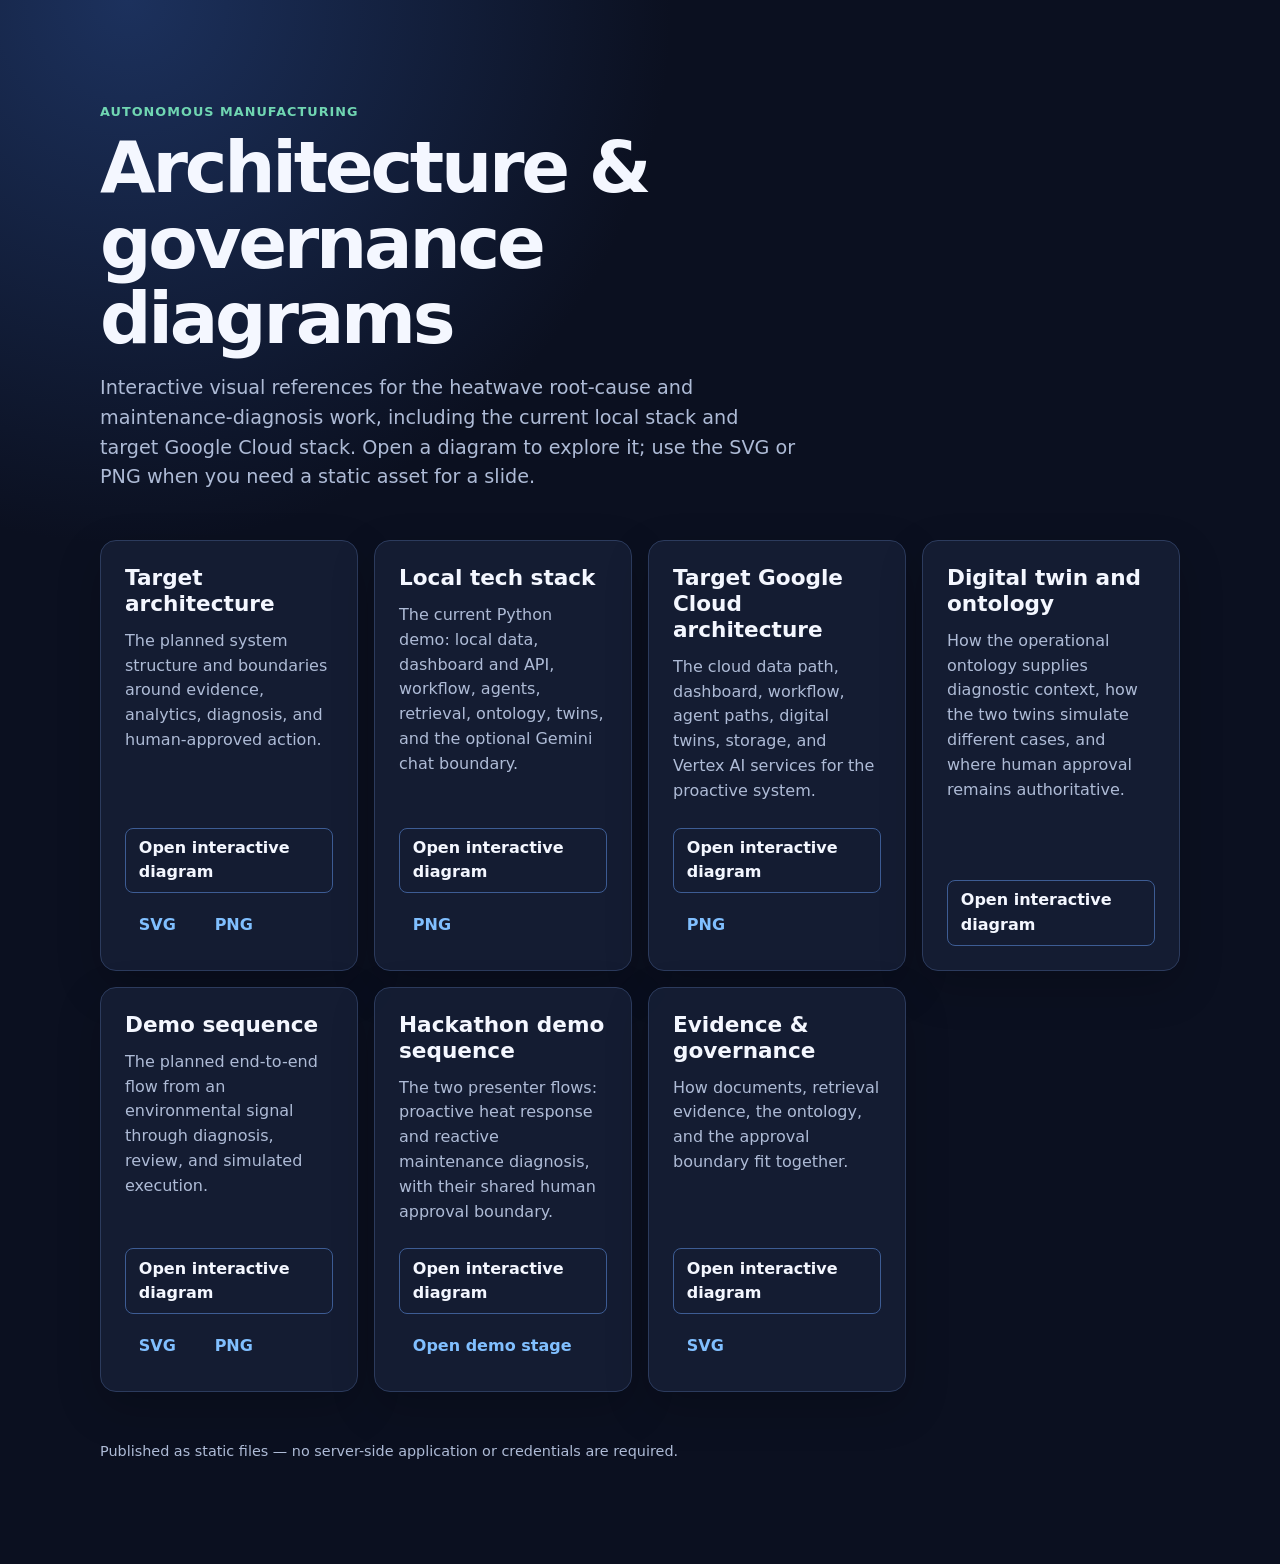
<file: index.html>
<!doctype html>
<html lang="en">
<head>
  <meta charset="utf-8">
  <meta name="viewport" content="width=device-width, initial-scale=1">
  <meta name="description" content="Interactive architecture and governance diagrams for the autonomous manufacturing demo.">
  <title>Autonomous Manufacturing — Architecture docs</title>
  <style>
    :root { color-scheme: dark; --bg: #0b1020; --panel: #151d33; --line: #2c3b5d; --text: #f4f7ff; --muted: #aebbd6; --accent: #70d6b2; --accent-2: #80bfff; }
    * { box-sizing: border-box; }
    body { margin: 0; min-height: 100vh; background: radial-gradient(circle at 10% 0%, #1c315d 0, transparent 34rem), var(--bg); color: var(--text); font: 16px/1.55 system-ui, -apple-system, BlinkMacSystemFont, "Segoe UI", sans-serif; }
    main { width: min(1080px, calc(100% - 2rem)); margin: 0 auto; padding: clamp(3rem, 8vw, 7rem) 0; }
    .eyebrow { color: var(--accent); font-weight: 700; letter-spacing: .08em; text-transform: uppercase; font-size: .8rem; }
    h1 { max-width: 800px; margin: .5rem 0 1rem; font-size: clamp(2.25rem, 6vw, 4.5rem); line-height: 1.05; letter-spacing: -.045em; }
    .intro { max-width: 700px; color: var(--muted); font-size: clamp(1rem, 2vw, 1.2rem); }
    .grid { display: grid; grid-template-columns: repeat(auto-fit, minmax(250px, 1fr)); gap: 1rem; margin-top: 3rem; }
    article { display: flex; flex-direction: column; min-height: 260px; padding: 1.5rem; background: color-mix(in srgb, var(--panel) 94%, transparent); border: 1px solid var(--line); border-radius: 16px; box-shadow: 0 16px 45px #0003; }
    h2 { margin: 0 0 .75rem; font-size: 1.35rem; line-height: 1.2; }
    p { margin: 0; color: var(--muted); }
    .links { display: flex; flex-wrap: wrap; gap: .7rem; margin-top: auto; padding-top: 1.5rem; }
    a { display: inline-flex; align-items: center; min-height: 2.5rem; padding: .45rem .8rem; border: 1px solid #3d5c94; border-radius: 8px; color: var(--text); font-weight: 650; text-decoration: none; }
    a:hover, a:focus-visible { background: var(--accent-2); border-color: var(--accent-2); color: #07111f; outline: none; }
    a.secondary { border-color: transparent; color: var(--accent-2); }
    footer { margin-top: 3rem; color: var(--muted); font-size: .9rem; }
    code { color: var(--accent); }
  </style>
</head>
<body>
  <main>
    <div class="eyebrow">Autonomous Manufacturing</div>
    <h1>Architecture &amp; governance diagrams</h1>
    <p class="intro">Interactive visual references for the heatwave root-cause and maintenance-diagnosis work, including the current local stack and target Google Cloud stack. Open a diagram to explore it; use the SVG or PNG when you need a static asset for a slide.</p>

    <section class="grid" aria-label="Architecture diagrams">
      <article>
        <h2>Target architecture</h2>
        <p>The planned system structure and boundaries around evidence, analytics, diagnosis, and human-approved action.</p>
        <div class="links">
          <a href="architecture.html">Open interactive diagram</a>
          <a class="secondary" href="architecture.svg">SVG</a>
          <a class="secondary" href="architecture.png">PNG</a>
        </div>
      </article>

      <article>
        <h2>Local tech stack</h2>
        <p>The current Python demo: local data, dashboard and API, workflow, agents, retrieval, ontology, twins, and the optional Gemini chat boundary.</p>
        <div class="links">
          <a href="local-tech-stack.html">Open interactive diagram</a>
          <a class="secondary" href="local-tech-stack.png">PNG</a>
        </div>
      </article>

      <article>
        <h2>Target Google Cloud architecture</h2>
        <p>The cloud data path, dashboard, workflow, agent paths, digital twins, storage, and Vertex AI services for the proactive system.</p>
        <div class="links">
          <a href="gcp-deployment.html">Open interactive diagram</a>
          <a class="secondary" href="gcp-deployment.png">PNG</a>
        </div>
      </article>

      <article>
        <h2>Digital twin and ontology</h2>
        <p>How the operational ontology supplies diagnostic context, how the two twins simulate different cases, and where human approval remains authoritative.</p>
        <div class="links">
          <a href="digital-twin.html">Open interactive diagram</a>
        </div>
      </article>

      <article>
        <h2>Demo sequence</h2>
        <p>The planned end-to-end flow from an environmental signal through diagnosis, review, and simulated execution.</p>
        <div class="links">
          <a href="demo-sequence.html">Open interactive diagram</a>
          <a class="secondary" href="demo-sequence.svg">SVG</a>
          <a class="secondary" href="demo-sequence.png">PNG</a>
        </div>
      </article>

      <article>
        <h2>Hackathon demo sequence</h2>
        <p>The two presenter flows: proactive heat response and reactive maintenance diagnosis, with their shared human approval boundary.</p>
        <div class="links">
          <a href="hackathon-demo-sequence.html">Open interactive diagram</a>
          <a class="secondary" href="hackathon-demo.html">Open demo stage</a>
        </div>
      </article>

      <article>
        <h2>Evidence &amp; governance</h2>
        <p>How documents, retrieval evidence, the ontology, and the approval boundary fit together.</p>
        <div class="links">
          <a href="ontology-governance.html">Open interactive diagram</a>
          <a class="secondary" href="ontology-governance.svg">SVG</a>
        </div>
      </article>
    </section>

    <footer>Published as static files — no server-side application or credentials are required.</footer>
  </main>
</body>
</html>
</file>
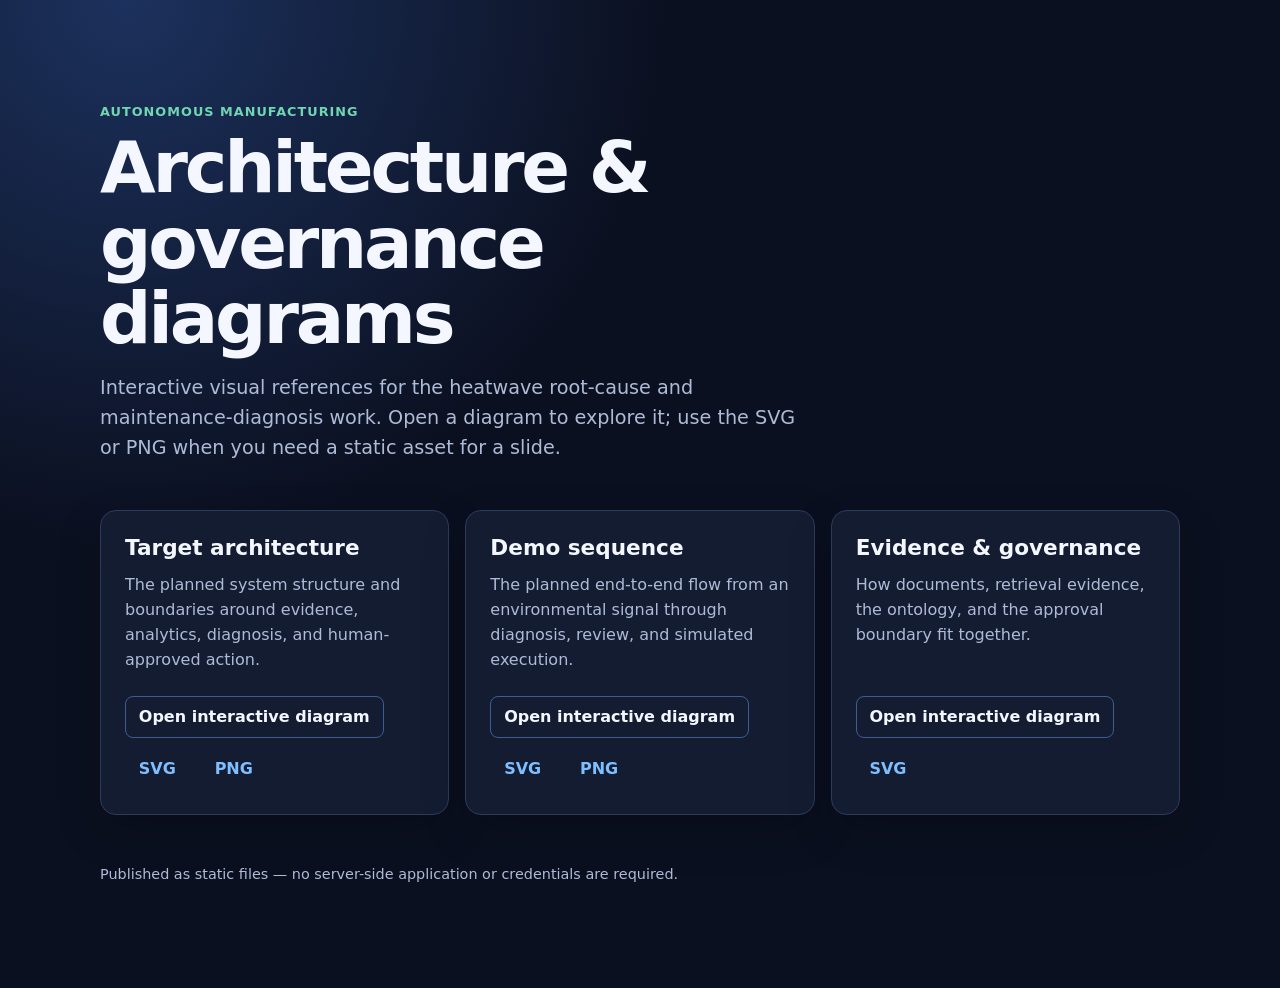
<file: docs/index.html>
<!doctype html>
<html lang="en">
<head>
  <meta charset="utf-8">
  <meta name="viewport" content="width=device-width, initial-scale=1">
  <meta name="description" content="Interactive architecture and governance diagrams for the autonomous manufacturing demo.">
  <title>Autonomous Manufacturing — Architecture docs</title>
  <style>
    :root { color-scheme: dark; --bg: #0b1020; --panel: #151d33; --line: #2c3b5d; --text: #f4f7ff; --muted: #aebbd6; --accent: #70d6b2; --accent-2: #80bfff; }
    * { box-sizing: border-box; }
    body { margin: 0; min-height: 100vh; background: radial-gradient(circle at 10% 0%, #1c315d 0, transparent 34rem), var(--bg); color: var(--text); font: 16px/1.55 system-ui, -apple-system, BlinkMacSystemFont, "Segoe UI", sans-serif; }
    main { width: min(1080px, calc(100% - 2rem)); margin: 0 auto; padding: clamp(3rem, 8vw, 7rem) 0; }
    .eyebrow { color: var(--accent); font-weight: 700; letter-spacing: .08em; text-transform: uppercase; font-size: .8rem; }
    h1 { max-width: 800px; margin: .5rem 0 1rem; font-size: clamp(2.25rem, 6vw, 4.5rem); line-height: 1.05; letter-spacing: -.045em; }
    .intro { max-width: 700px; color: var(--muted); font-size: clamp(1rem, 2vw, 1.2rem); }
    .grid { display: grid; grid-template-columns: repeat(auto-fit, minmax(250px, 1fr)); gap: 1rem; margin-top: 3rem; }
    article { display: flex; flex-direction: column; min-height: 260px; padding: 1.5rem; background: color-mix(in srgb, var(--panel) 94%, transparent); border: 1px solid var(--line); border-radius: 16px; box-shadow: 0 16px 45px #0003; }
    h2 { margin: 0 0 .75rem; font-size: 1.35rem; line-height: 1.2; }
    p { margin: 0; color: var(--muted); }
    .links { display: flex; flex-wrap: wrap; gap: .7rem; margin-top: auto; padding-top: 1.5rem; }
    a { display: inline-flex; align-items: center; min-height: 2.5rem; padding: .45rem .8rem; border: 1px solid #3d5c94; border-radius: 8px; color: var(--text); font-weight: 650; text-decoration: none; }
    a:hover, a:focus-visible { background: var(--accent-2); border-color: var(--accent-2); color: #07111f; outline: none; }
    a.secondary { border-color: transparent; color: var(--accent-2); }
    footer { margin-top: 3rem; color: var(--muted); font-size: .9rem; }
    code { color: var(--accent); }
  </style>
</head>
<body>
  <main>
    <div class="eyebrow">Autonomous Manufacturing</div>
    <h1>Architecture &amp; governance diagrams</h1>
    <p class="intro">Interactive visual references for the heatwave root-cause and maintenance-diagnosis work. Open a diagram to explore it; use the SVG or PNG when you need a static asset for a slide.</p>

    <section class="grid" aria-label="Architecture diagrams">
      <article>
        <h2>Target architecture</h2>
        <p>The planned system structure and boundaries around evidence, analytics, diagnosis, and human-approved action.</p>
        <div class="links">
          <a href="architecture.html">Open interactive diagram</a>
          <a class="secondary" href="architecture.svg">SVG</a>
          <a class="secondary" href="architecture.png">PNG</a>
        </div>
      </article>

      <article>
        <h2>Demo sequence</h2>
        <p>The planned end-to-end flow from an environmental signal through diagnosis, review, and simulated execution.</p>
        <div class="links">
          <a href="demo-sequence.html">Open interactive diagram</a>
          <a class="secondary" href="demo-sequence.svg">SVG</a>
          <a class="secondary" href="demo-sequence.png">PNG</a>
        </div>
      </article>

      <article>
        <h2>Evidence &amp; governance</h2>
        <p>How documents, retrieval evidence, the ontology, and the approval boundary fit together.</p>
        <div class="links">
          <a href="ontology-governance.html">Open interactive diagram</a>
          <a class="secondary" href="ontology-governance.svg">SVG</a>
        </div>
      </article>
    </section>

    <footer>Published as static files — no server-side application or credentials are required.</footer>
  </main>
</body>
</html>
</file>
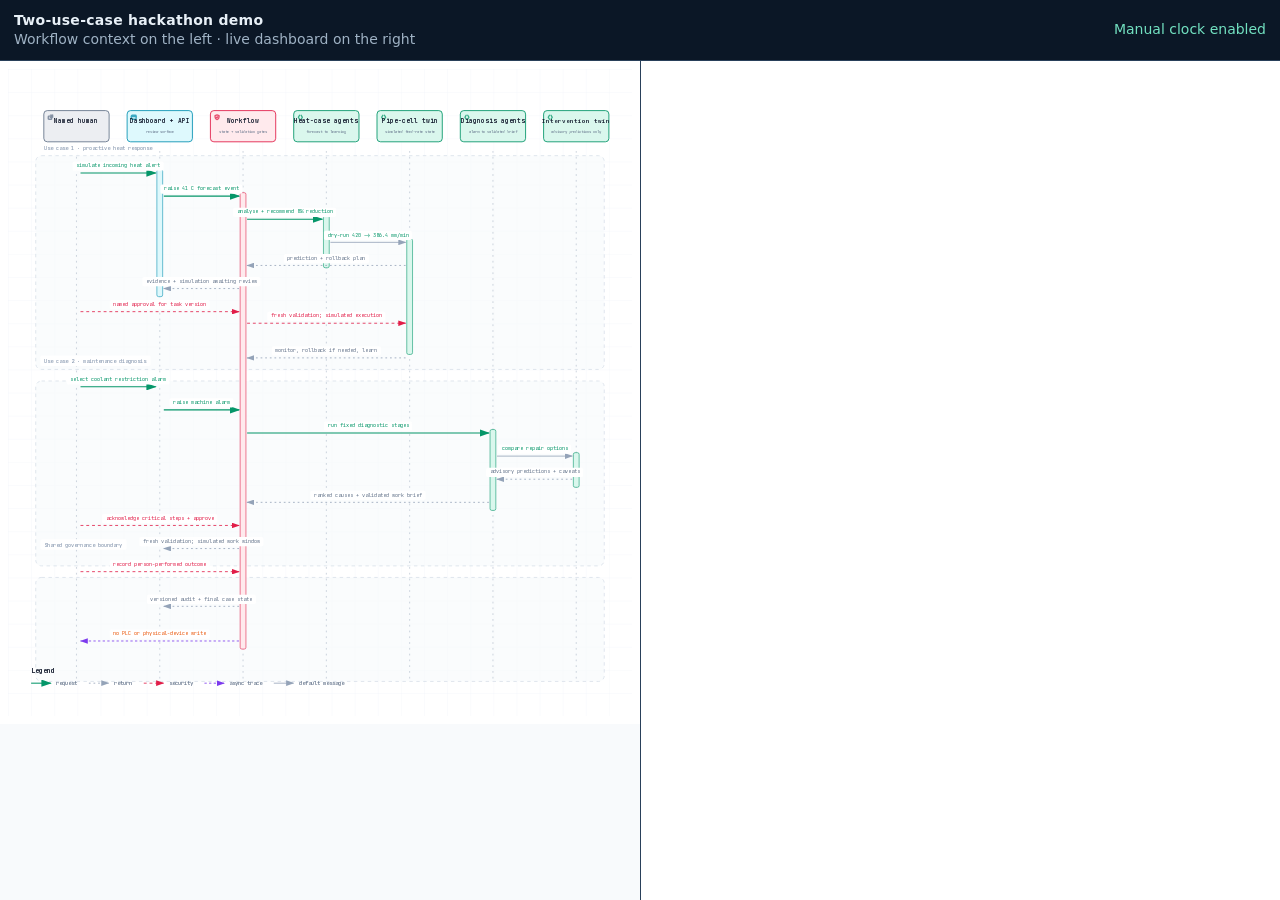
<file: hackathon-demo.html>
<!doctype html>
<html lang="en">
<head>
  <meta charset="utf-8">
  <meta name="viewport" content="width=device-width, initial-scale=1">
  <title>Hackathon Demo Stage</title>
  <style>
    :root { color-scheme: dark; --bg: #08111d; --panel: #101d2e; --line: #29405a; --text: #e8f0f7; --muted: #9fb2c4; --accent: #72e0c0; }
    * { box-sizing: border-box; }
    html, body { height: 100%; margin: 0; background: var(--bg); color: var(--text); font: 14px/1.4 ui-sans-serif, system-ui, sans-serif; }
    body { display: grid; grid-template-rows: auto 1fr; overflow: hidden; }
    header { display: flex; align-items: center; justify-content: space-between; gap: 1rem; padding: .75rem 1rem; border-bottom: 1px solid var(--line); background: #0b1726; }
    h1 { margin: 0; font-size: 1rem; letter-spacing: .02em; }
    p { margin: 0; color: var(--muted); }
    .status { color: var(--accent); white-space: nowrap; }
    main { display: grid; grid-template-columns: minmax(0, 1fr) minmax(0, 1fr); min-height: 0; gap: 1px; background: var(--line); }
    section { min-width: 0; min-height: 0; background: var(--panel); }
    iframe { display: block; width: 100%; height: 100%; border: 0; background: var(--bg); }
    .fallback { display: grid; place-items: center; height: 100%; padding: 2rem; text-align: center; }
    .fallback p { max-width: 28rem; }
    @media (max-width: 900px) { body { overflow: auto; } main { grid-template-columns: 1fr; grid-template-rows: 50vh 70vh; } }
  </style>
</head>
<body>
  <header>
    <div>
      <h1>Two-use-case hackathon demo</h1>
      <p>Workflow context on the left · live dashboard on the right</p>
    </div>
    <p class="status">Manual clock enabled</p>
  </header>
  <main>
    <section aria-label="Hackathon workflow">
      <iframe src="hackathon-demo-sequence.html?embed=1" title="Two-use-case hackathon workflow"></iframe>
    </section>
    <section aria-label="Live proactive manufacturing dashboard">
      <iframe id="dashboard" title="Live proactive manufacturing dashboard"></iframe>
    </section>
  </main>
  <script>
    const port = new URLSearchParams(window.location.search).get('port') || '8765';
    document.getElementById('dashboard').src = `http://127.0.0.1:${port}/`;
  </script>
</body>
</html>
</file>
